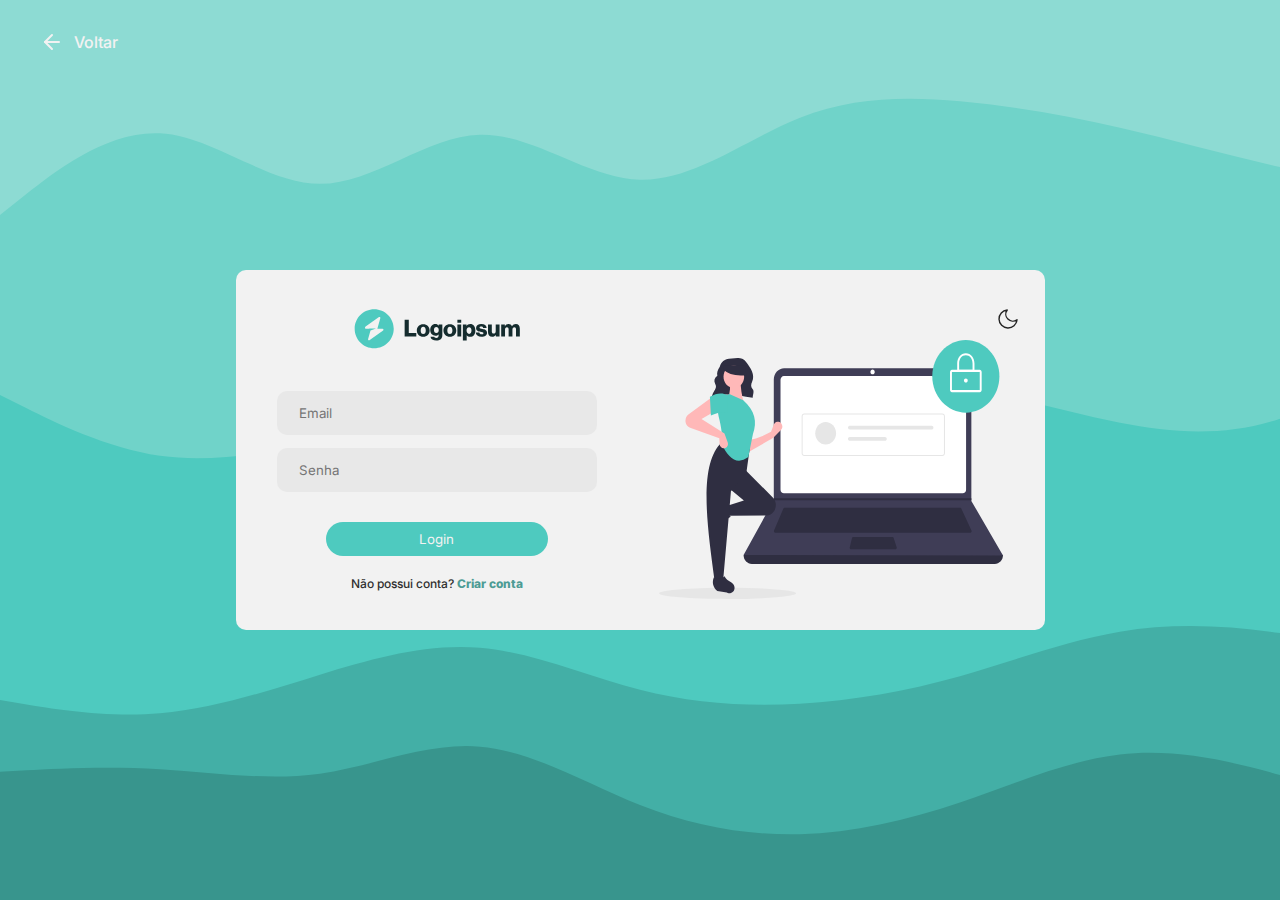
<file: index.html>
<!DOCTYPE html>
<html lang="pt-br">
<head>
    <meta charset="UTF-8">
    <meta http-equiv="X-UA-Compatible" content="IE=edge">
    <meta name="viewport" content="width=device-width, initial-scale=1.0">

    <link rel="stylesheet" href="src/styles/global.css">
    <link rel="shortcut icon" href="assets/icons/favicon.svg" type="image/x-icon">

    <script src="src/js/change-theme.js" defer></script>
    <title>Login</title>
</head>
<body class="light">
    <div class="back">
        <a href="index.html">
            <img src="assets/icons/arrow-left.svg">
            <span class="back-text" style="font-weight: 510">Voltar</span>
        </a>
    </div>
    <main>
        <div class="light-container">
            <div class="info">
                <a href="index.html"><img src="assets/icons/logo.svg" alt="logomarca" class= "logo"></a>
                <form action="" method="post">
                    <input type="email" name="email" class="light-input-field" placeholder="Email">
                    <input type="password" name="senha" class="light-input-field" placeholder="Senha">
                </form>
                <button type="submit" class="light-sub-button" onclick="sucess()">Login</button>
                <p>Não possui conta? <a href="src/pages/register.html" class="link">Criar conta</a></p>
            </div>
            <aside>
                <button class="theme-toggle"><img class="toggle-img" src="assets/icons/moon.svg" alt=""></button>
                <img class="light-aside-img" src="assets/img/aside-login-img.svg" alt="imagem ilustrativa">
            </aside>
        </div>
    </main>
    
</body>
</html>
</file>
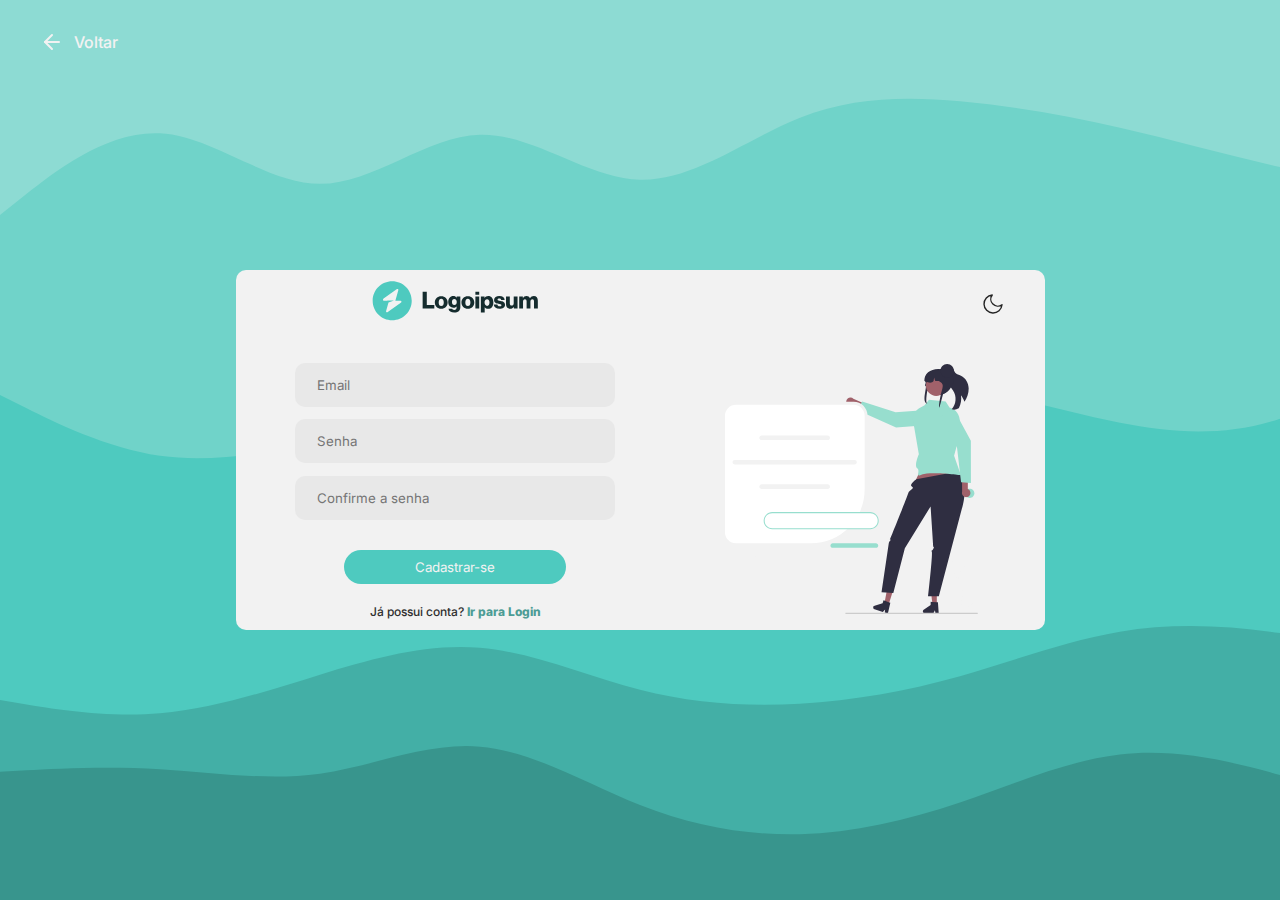
<file: src/pages/register.html>
<!DOCTYPE html>
<html lang="en">
<head>
    <meta charset="UTF-8">
    <meta http-equiv="X-UA-Compatible" content="IE=edge">
    <meta name="viewport" content="width=device-width, initial-scale=1.0">
    <link rel="stylesheet" href="../styles/global.css">
    <link rel="stylesheet" href="../styles/register.css">
    <link rel="shortcut icon" href="../../assets/icons/favicon.svg" type="image/x-icon">
    <script src="../js/confirm-pass.js" defer></script>
    <script src="../js/change-theme.js" defer></script>
    <title>Cadastre-se</title>
</head>
<body class="light">
    <div class="back">
        <a href="../../index.html">
            <img src="../../assets/icons/arrow-left.svg">
            <span class="back-text" style="font-weight: 510;">Voltar</span>
        </a>
    </div>
    <main class="main">
        <div class="light-container">
            <div class="info">
                <a href="index.html"><img src="../../assets/icons/logo.svg" alt="logomarcar" class="logo"></a>
                <form action="register.html" method="post">
                    <input type="email" name="email" class="light-input-field" placeholder="Email" required>
                    <span class="check-message"></span>
                    <input type="password" name="senha" class="light-input-field" id="password" placeholder="Senha" onkeyup="validate()">
                    <input type="password" name="senha" class="light-input-field" id="confirm-password" placeholder="Confirme a senha" onkeyup="validate()">
                </form>
                <button type="submit" class="light-sub-button">Cadastrar-se</button>
                <p>Já possui conta? <a href="../../index.html" class="link">Ir para Login</a></p>
            </div>
            <aside>
                <button class="theme-toggle"><img class="toggle-img" src="../../assets/icons/moon.svg" alt=""></button>
                <img class="aside-img" src="../../assets/img/aside-register-img.svg" alt="imagem ilustrativa">
                
            </aside>
        </div>
    </main>
</body>
</html>
</file>
<file: src/styles/global.css>
@import url('https://fonts.googleapis.com/css2?family=Inter:wght@300;400;600&display=swap');
@import url('./config.css');

.light{
    background-image: url(../../assets/img/wave-bg.svg);
    background-repeat: no-repeat;
    background-size: cover;
}

main{
    height: 100vh;
    display: flex;
    flex-direction: column;
    align-items: center;
    justify-content: center;
}

.back{
    position: absolute;
    width: 120px;
    height: 10px;
    padding: 30px 0px 0px 40px;
}

.back > a{
    display: flex;
    align-items: center;
    gap: 10px;
    text-decoration: none;
    color: var(--light);
    font-weight: 400;
}

.light-container{
    display: flex;
    justify-content: space-around;
    align-items: center;
    width: 809px;
    height: 360px;
    background-color: var(--light);
    border-radius: 10px;
    padding: 10px;
    transition-duration: 0.8s;
}

.info{
    display: flex;
    flex-direction: column;
    align-items: center;
}

.logo{
    margin-bottom: 25px;
    max-width: 170px;
    max-height: 40px;   
}

.light-input-field{
    display: block;
    border: 2px solid transparent;
    margin-top: 4%; 
    padding: 20px;
    width: 320px;
    height: 38px;
    background-color: #e8e8e8;
    border-radius: 10px;
    transition: 1s;
}

.light-input-field:hover,
.light-input-field:focus{
    border-color: var(--tea-light);
}

.check-message{
    font-size: 12px;
}

.light-sub-button{
    background-color: var(--tea-light);
    border: none;
    width: 222px;
    height: 34px;
    margin-top: 30px;
    border-radius: 20px;
    color: var(--light)
}

.light-sub-button:hover{
    background-color: #50b6ad;
    transition-duration: 1s;
    cursor: pointer;
}

.link, 
p{
    font-size: 12px;
    text-decoration: none;
    margin-top: 20px;
    font-weight: 500;
    color: #2f2f2f;
}

.link{
    font-weight: 800;
    color: var(--dark-tea);
}

aside{
    display: flex;
    flex-direction: column;
}

.aside-img{
    width: 270px;
    height: 250px;
}

.theme-toggle{
    cursor: pointer;
    width: 38px;
    height: 38px;
    position: relative;
    left: 96%;
    background-color: transparent;
    border: none;
    padding: 5px;
}

.dark{
    background-image: url(../../assets/img/waves-dark-bg.svg);
    background-repeat: no-repeat;
    background-size: cover;
}

.dark-container{
    display: flex;
    justify-content: space-around;
    align-items: center;
    width: 809px;
    height: 360px;
    background-color: var(--dark-bg);
    border-radius: 10px;
    padding: 10px;
    transition: 1s;
}

.dark-input-field{
    display: block;
    border: 2px solid transparent;
    margin-top: 4%; 
    padding: 20px;
    width: 320px;
    height: 38px;
    background-color: var(--dark-input);
    border-radius: 10px;
    transition: 1s;
    color: #e8e8e8;
}

.dark-input-field:hover,
.dark-input-field:focus{
    border-color: var(--dark-tea);
}

.dark-sub-button{
    background-color: var(--dark-tea);
    border: none;
    width: 222px;
    height: 34px;
    margin-top: 30px;
    border-radius: 20px;
    color: #f2f2f2da;
}

.dark-sub-button:hover{
    background-color: #5bc9c0;
    transition-duration: 1s;
    cursor: pointer;
}
</file>
<file: src/styles/register.css>
.container-register{
    display: flex;
    justify-content: space-around;
    align-items: center;
    width: 809px;
    height: 440px;
    background-color: #f2f2f2;
    border-radius: 10px;
    padding: 10px;
}

aside{
    display: flex;
    flex-direction: column;
    gap: 40px;
}

.check-message{
    font-size: 14px;
    font-weight: 500;
    color: red;    
}
</file>
